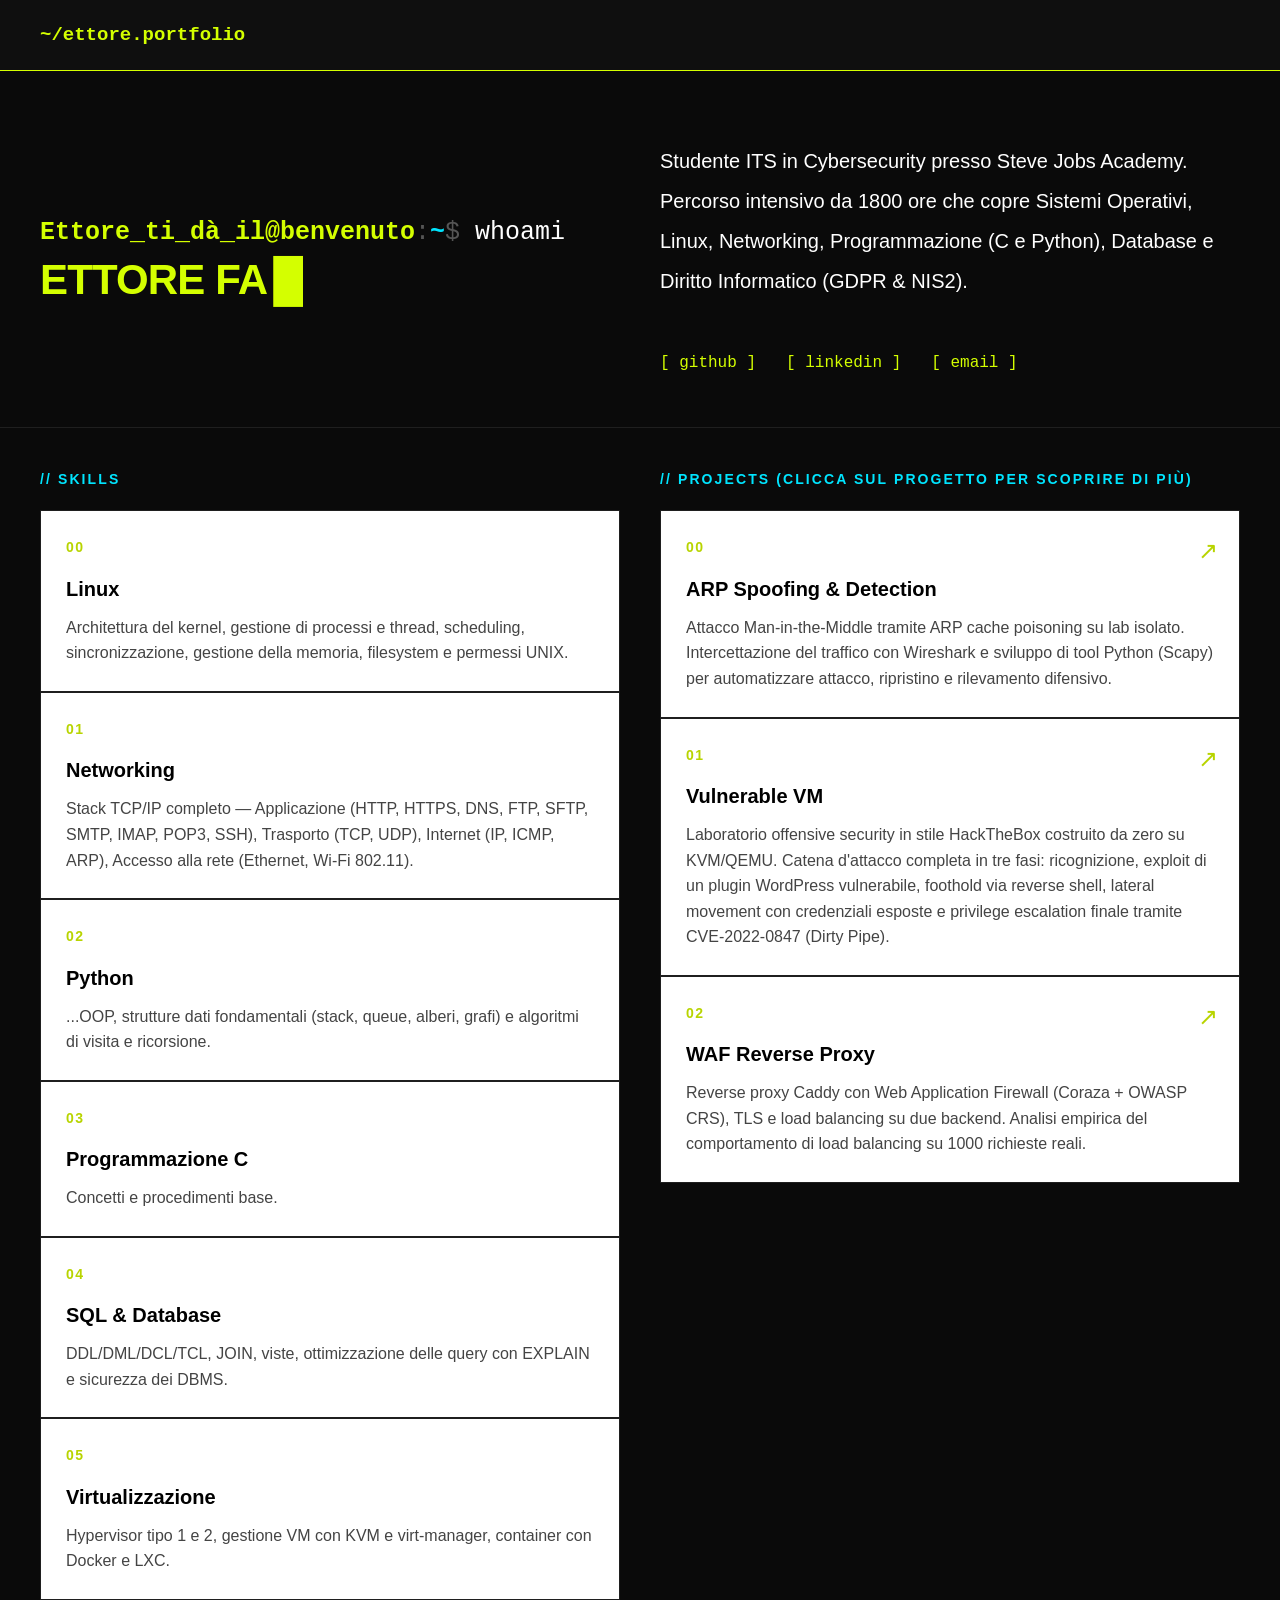
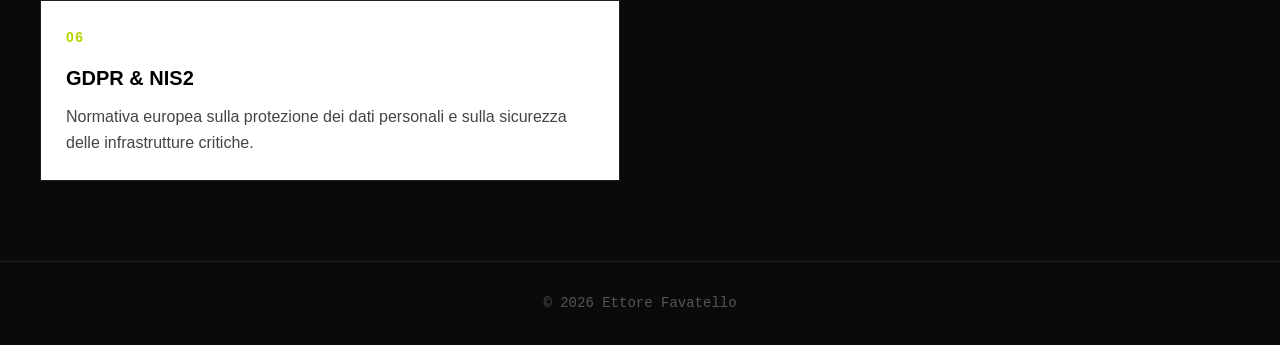
<file: index.html>
<!DOCTYPE html>
<html lang="it">

<head>
    <meta charset="UTF-8">
    <meta name="viewport" content="width=device-width, initial-scale=1.0">
    <title>Ettore Favatello | Cybersecurity Portfolio</title>
    <link rel="stylesheet" href="style.css">
    <link rel="icon" href="data:image/svg+xml,<svg xmlns='http://www.w3.org/2000/svg' viewBox='0 0 100 100'><text y='.9em' font-size='90'>🔒</text></svg>">
</head>

<body>

    <header class="topbar">
        <div class="logo">~/ettore.portfolio</div>
    </header>

    <section class="hero">
        <div class="hero-left">
            <p class="label"></p>
            <p class="terminal-prompt">
                <span class="prompt-user">Ettore_ti_dà_il@benvenuto</span><span class="prompt-sep">:</span><span class="prompt-path">~</span><span class="prompt-sep">$</span> whoami
            </p>
            <h1 class="hero-name" id="typed-name"></h1>
        </div>
        <div class="hero-right">
            <p class="hero-bio">
                Studente ITS in Cybersecurity presso Steve Jobs Academy. Percorso intensivo
                da 1800 ore che copre Sistemi Operativi, Linux, Networking, Programmazione
                (C e Python), Database e Diritto Informatico (GDPR & NIS2).
            </p>
            <div class="hero-links">
                <a href="https://github.com/EttoreFavatello" target="_blank" rel="noopener noreferrer">[ github ]</a>
                <a href="https://www.linkedin.com/in/ettore-favatello-784a063b8/" target="_blank" rel="noopener noreferrer">[ linkedin ]</a>
                <a href="mailto:3favate@gmail.com">[ email ]</a>
            </div>
        </div>
    </section>

    <section class="two-column-section">

        <div class="column">
            <p class="section-label">// Skills</p>
            <div class="card-stack">

                <div class="card">
                    <div class="card-num">00</div>
                    <div class="card-title">Linux</div>
                    <div class="card-desc">Architettura del kernel, gestione di processi e thread, scheduling, sincronizzazione, gestione della memoria, filesystem e permessi UNIX.</div>
                </div>

                <div class="card">
                    <div class="card-num">01</div>
                    <div class="card-title">Networking</div>
                    <div class="card-desc">Stack TCP/IP completo — Applicazione (HTTP, HTTPS, DNS, FTP, SFTP, SMTP, IMAP, POP3, SSH), Trasporto (TCP, UDP), Internet (IP, ICMP, ARP), Accesso alla rete (Ethernet, Wi-Fi 802.11).</div>
                </div>

                <div class="card">
                    <div class="card-num">02</div>
                    <div class="card-title">Python</div>
                    <div class="card-desc">...OOP, strutture dati fondamentali (stack, queue, alberi, grafi) e algoritmi di visita e ricorsione.</div>
                </div>

                <div class="card">
                    <div class="card-num">03</div>
                    <div class="card-title">Programmazione C</div>
                    <div class="card-desc">Concetti e procedimenti base.</div>
                </div>

                <div class="card">
                    <div class="card-num">04</div>
                    <div class="card-title">SQL & Database</div>
                    <div class="card-desc">DDL/DML/DCL/TCL, JOIN, viste, ottimizzazione delle query con EXPLAIN e sicurezza dei DBMS.</div>
                </div>

                <div class="card">
                    <div class="card-num">05</div>
                    <div class="card-title">Virtualizzazione</div>
                    <div class="card-desc">Hypervisor tipo 1 e 2, gestione VM con KVM e virt-manager, container con Docker e LXC.</div>
                </div>

                <div class="card">
                    <div class="card-num">06</div>
                    <div class="card-title">GDPR & NIS2</div>
                    <div class="card-desc">Normativa europea sulla protezione dei dati personali e sulla sicurezza delle infrastrutture critiche.</div>
                </div>

            </div>
        </div>

        <div class="column">
            <p class="section-label">// Projects (clicca sul progetto per scoprire di più)</p>
            <div class="card-stack">

                <a href="projects/arp-spoofing/" class="card card-link">
                    <div class="card-num">00</div>
                    <div class="card-arrow">↗</div>
                    <div class="card-title">ARP Spoofing & Detection</div>
                    <div class="card-desc">Attacco Man-in-the-Middle tramite ARP cache poisoning su lab isolato. Intercettazione del traffico con Wireshark e sviluppo di tool Python (Scapy) per automatizzare attacco, ripristino e rilevamento difensivo.</div>
                </a>

                <a href="projects/vulnvm/" class="card card-link">
                    <div class="card-num">01</div>
                    <div class="card-arrow">↗</div>
                    <div class="card-title">Vulnerable VM</div>
                    <div class="card-desc">Laboratorio offensive security in stile HackTheBox costruito da zero su KVM/QEMU. Catena d'attacco completa in tre fasi: ricognizione, exploit di un plugin WordPress vulnerabile, foothold via reverse shell, lateral movement con credenziali esposte e privilege escalation finale tramite CVE-2022-0847 (Dirty Pipe).</div>
                </a>
		
		<a href="projects/caddy-waf/" class="card card-link">
                    <div class="card-num">02</div>
                    <div class="card-arrow">↗</div>
                    <div class="card-title">WAF Reverse Proxy</div>
                    <div class="card-desc">Reverse proxy Caddy con Web Application Firewall (Coraza + OWASP CRS), TLS e load balancing su due backend. Analisi empirica del comportamento di load balancing su 1000 richieste reali.</div>
                </a>

            </div>
        </div>

    </section>

    <footer class="footer">
        <p>© 2026 Ettore Favatello</p>
    </footer>

    <script src="script.js"></script>

    <!-- Cloudflare Web Analytics -->
    <script defer src='https://static.cloudflareinsights.com/beacon.min.js' data-cf-beacon='{"token": "d2946aadaf284032945daa6f8f2a23fa"}'></script>
    <!-- End Cloudflare Web Analytics -->

</body>

</html>
</file>
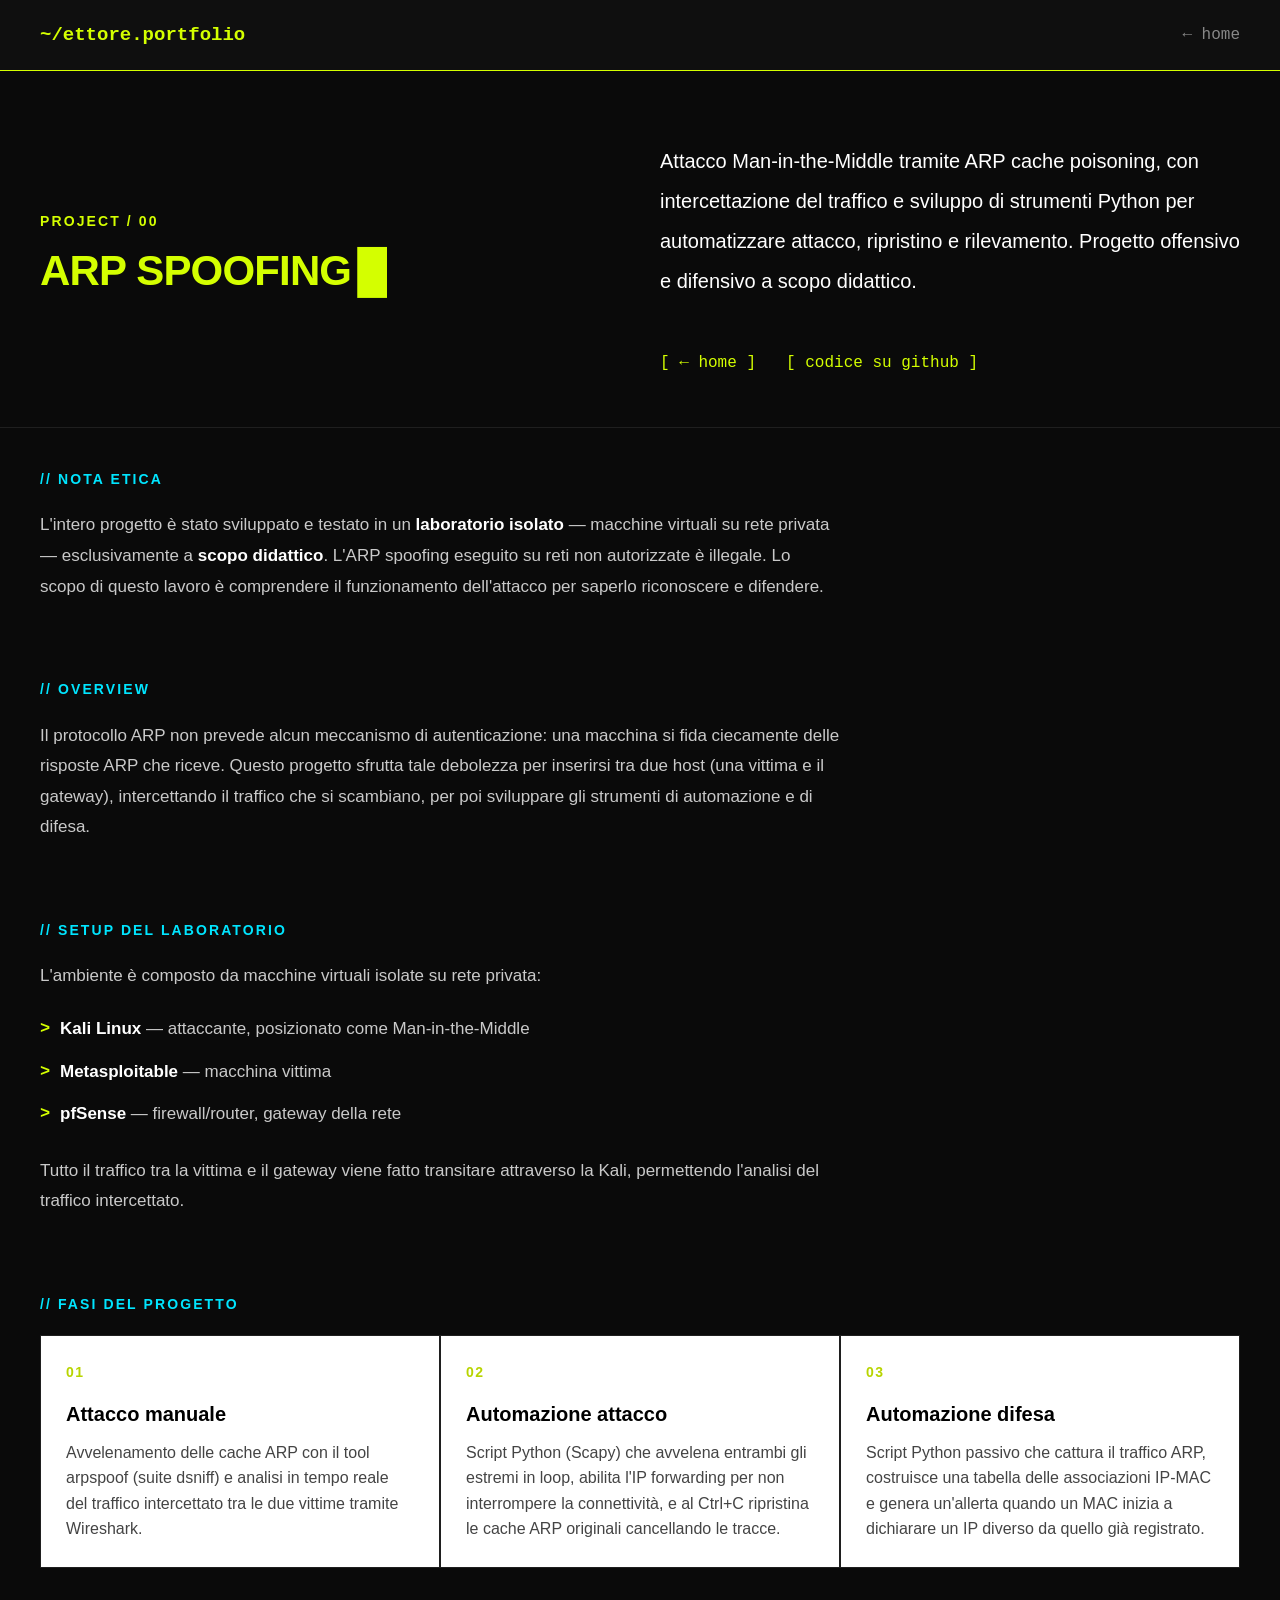
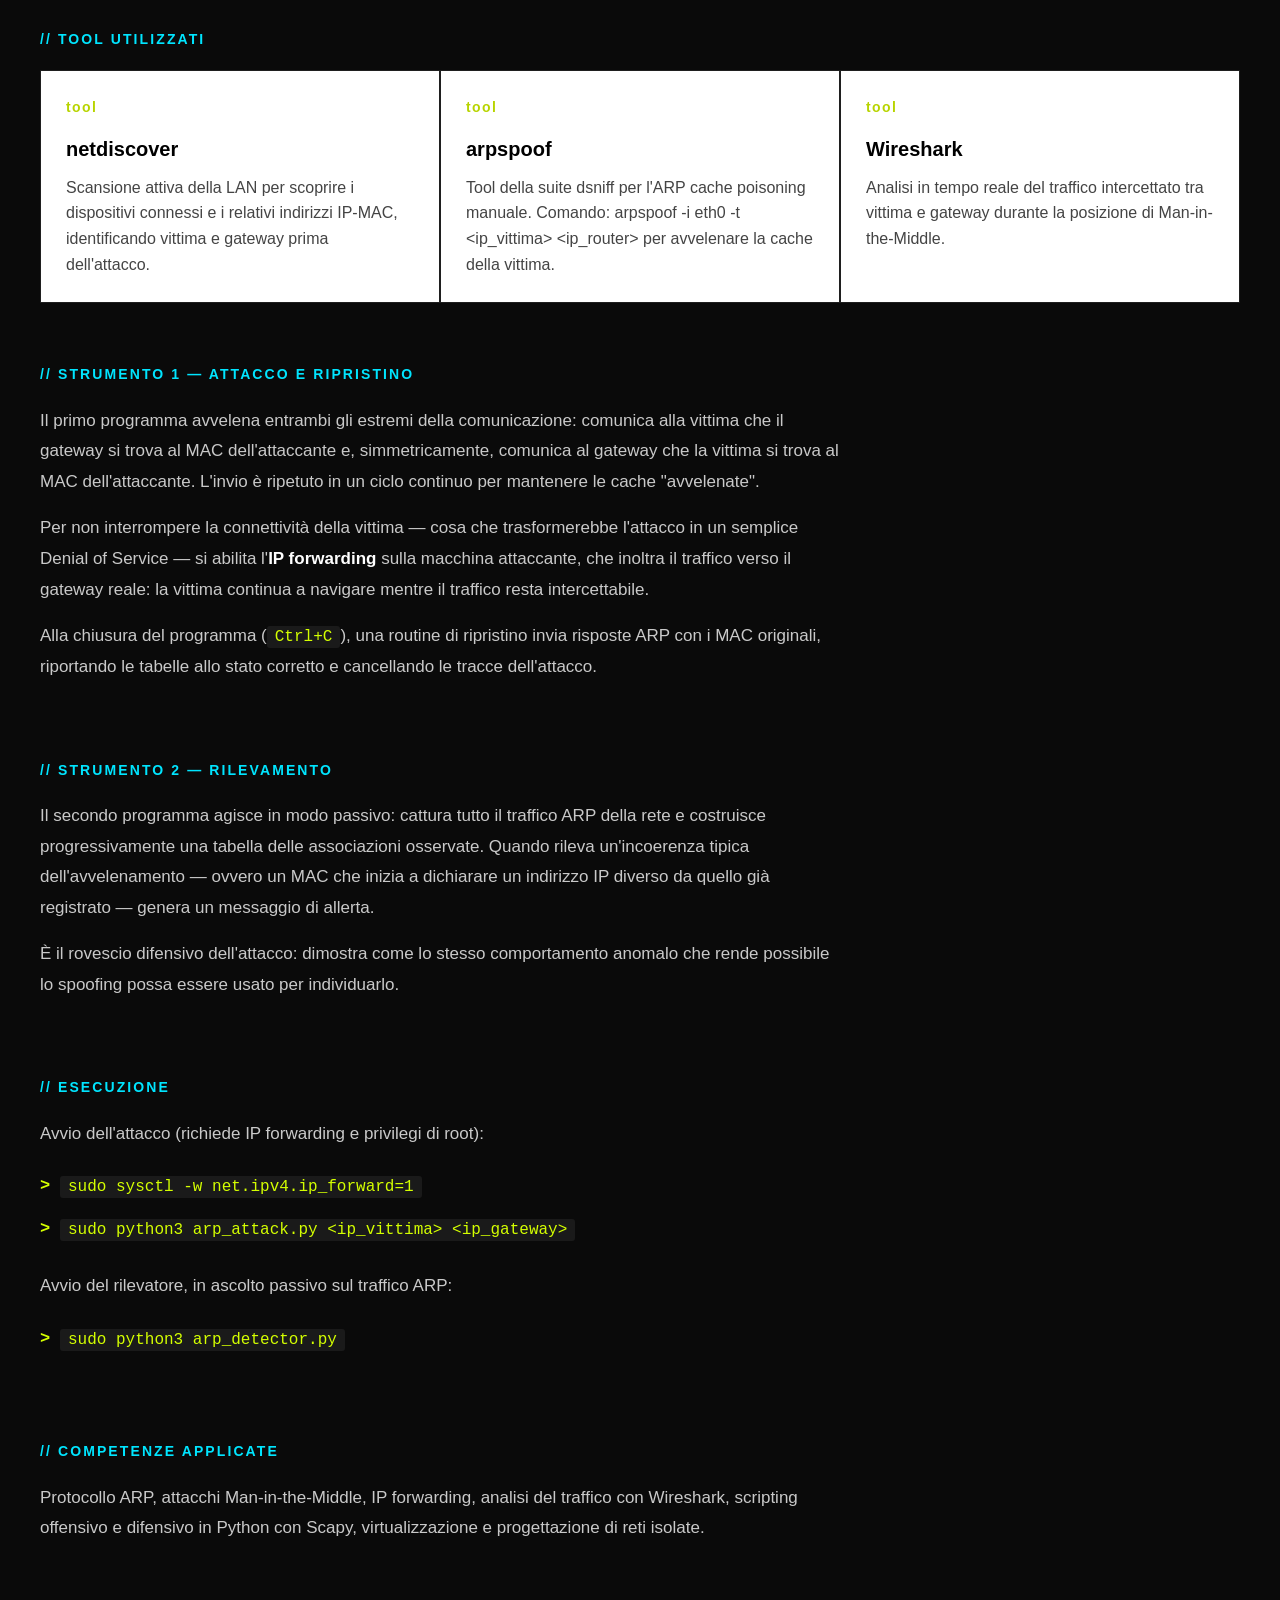
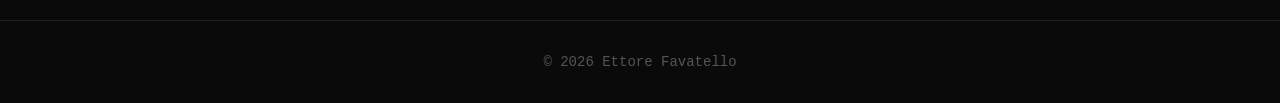
<file: projects/arp-spoofing/index.html>
<!DOCTYPE html>
<html lang="it">

<head>
    <meta charset="UTF-8">
    <meta name="viewport" content="width=device-width, initial-scale=1.0">
    <title>ARP Spoofing & Detection | Ettore Favatello</title>
    <link rel="stylesheet" href="../../style.css">
    <link rel="icon" href="data:image/svg+xml,<svg xmlns='http://www.w3.org/2000/svg' viewBox='0 0 100 100'><text y='.9em' font-size='90'>🔒</text></svg>">
</head>

<body>

    <header class="topbar">
        <div class="logo">~/ettore.portfolio</div>
        <nav class="nav">
            <a href="../../">← home</a>
        </nav>
    </header>

    <section class="hero">
        <div class="hero-left">
            <p class="label">Project / 00</p>
            <h1 class="hero-name">ARP Spoofing</h1>
        </div>
        <div class="hero-right">
            <p class="hero-bio">
                Attacco Man-in-the-Middle tramite ARP cache poisoning, con intercettazione
                del traffico e sviluppo di strumenti Python per automatizzare attacco,
                ripristino e rilevamento. Progetto offensivo e difensivo a scopo didattico.
            </p>
            <div class="hero-links">
                <a href="../../">[ ← home ]</a>
                <a href="https://github.com/EttoreFavatello/arp-spoofing" target="_blank" rel="noopener noreferrer">[ codice su github ]</a>
            </div>
        </div>
    </section>

    <section class="section">
        <p class="section-label">// Nota etica</p>
        <div class="text-block">
            <p>
                L'intero progetto è stato sviluppato e testato in un <strong>laboratorio isolato</strong>
                — macchine virtuali su rete privata — esclusivamente a <strong>scopo didattico</strong>.
                L'ARP spoofing eseguito su reti non autorizzate è illegale. Lo scopo di questo lavoro è
                comprendere il funzionamento dell'attacco per saperlo riconoscere e difendere.
            </p>
        </div>
    </section>

    <section class="section">
        <p class="section-label">// Overview</p>
        <div class="text-block">
            <p>
                Il protocollo ARP non prevede alcun meccanismo di autenticazione: una macchina si fida
                ciecamente delle risposte ARP che riceve. Questo progetto sfrutta tale debolezza per
                inserirsi tra due host (una vittima e il gateway), intercettando il traffico che si
                scambiano, per poi sviluppare gli strumenti di automazione e di difesa.
            </p>
        </div>
    </section>

    <section class="section">
        <p class="section-label">// Setup del laboratorio</p>
        <div class="text-block">
            <p>
                L'ambiente è composto da macchine virtuali isolate su rete privata:
            </p>
            <ul>
                <li><strong>Kali Linux</strong> — attaccante, posizionato come Man-in-the-Middle</li>
                <li><strong>Metasploitable</strong> — macchina vittima</li>
                <li><strong>pfSense</strong> — firewall/router, gateway della rete</li>
            </ul>
            <p>
                Tutto il traffico tra la vittima e il gateway viene fatto transitare attraverso la Kali,
                permettendo l'analisi del traffico intercettato.
            </p>
        </div>
    </section>

    <section class="section">
        <p class="section-label">// Fasi del progetto</p>
        <div class="grid">

            <div class="card">
                <div class="card-num">01</div>
                <div class="card-title">Attacco manuale</div>
                <div class="card-desc">Avvelenamento delle cache ARP con il tool arpspoof (suite dsniff) e analisi in tempo reale del traffico intercettato tra le due vittime tramite Wireshark.</div>
            </div>

            <div class="card">
                <div class="card-num">02</div>
                <div class="card-title">Automazione attacco</div>
                <div class="card-desc">Script Python (Scapy) che avvelena entrambi gli estremi in loop, abilita l'IP forwarding per non interrompere la connettività, e al Ctrl+C ripristina le cache ARP originali cancellando le tracce.</div>
            </div>

            <div class="card">
                <div class="card-num">03</div>
                <div class="card-title">Automazione difesa</div>
                <div class="card-desc">Script Python passivo che cattura il traffico ARP, costruisce una tabella delle associazioni IP-MAC e genera un'allerta quando un MAC inizia a dichiarare un IP diverso da quello già registrato.</div>
            </div>

        </div>
    </section>

    <section class="section">
        <p class="section-label">// Tool utilizzati</p>
        <div class="grid">

            <div class="card">
                <div class="card-num">tool</div>
                <div class="card-title">netdiscover</div>
                <div class="card-desc">Scansione attiva della LAN per scoprire i dispositivi connessi e i relativi indirizzi IP-MAC, identificando vittima e gateway prima dell'attacco.</div>
            </div>

            <div class="card">
                <div class="card-num">tool</div>
                <div class="card-title">arpspoof</div>
                <div class="card-desc">Tool della suite dsniff per l'ARP cache poisoning manuale. Comando: arpspoof -i eth0 -t &lt;ip_vittima&gt; &lt;ip_router&gt; per avvelenare la cache della vittima.</div>
            </div>

            <div class="card">
                <div class="card-num">tool</div>
                <div class="card-title">Wireshark</div>
                <div class="card-desc">Analisi in tempo reale del traffico intercettato tra vittima e gateway durante la posizione di Man-in-the-Middle.</div>
            </div>

        </div>
    </section>

    <section class="section">
        <p class="section-label">// Strumento 1 — Attacco e ripristino</p>
        <div class="text-block">
            <p>
                Il primo programma avvelena entrambi gli estremi della comunicazione: comunica alla
                vittima che il gateway si trova al MAC dell'attaccante e, simmetricamente, comunica al
                gateway che la vittima si trova al MAC dell'attaccante. L'invio è ripetuto in un ciclo
                continuo per mantenere le cache "avvelenate".
            </p>
            <p>
                Per non interrompere la connettività della vittima — cosa che trasformerebbe l'attacco
                in un semplice Denial of Service — si abilita l'<strong>IP forwarding</strong> sulla
                macchina attaccante, che inoltra il traffico verso il gateway reale: la vittima continua
                a navigare mentre il traffico resta intercettabile.
            </p>
            <p>
                Alla chiusura del programma (<code>Ctrl+C</code>), una routine di ripristino invia
                risposte ARP con i MAC originali, riportando le tabelle allo stato corretto e cancellando
                le tracce dell'attacco.
            </p>
        </div>
    </section>

    <section class="section">
        <p class="section-label">// Strumento 2 — Rilevamento</p>
        <div class="text-block">
            <p>
                Il secondo programma agisce in modo passivo: cattura tutto il traffico ARP della rete e
                costruisce progressivamente una tabella delle associazioni osservate. Quando rileva
                un'incoerenza tipica dell'avvelenamento — ovvero un MAC che inizia a dichiarare un
                indirizzo IP diverso da quello già registrato — genera un messaggio di allerta.
            </p>
            <p>
                È il rovescio difensivo dell'attacco: dimostra come lo stesso comportamento anomalo che
                rende possibile lo spoofing possa essere usato per individuarlo.
            </p>
        </div>
    </section>

    <section class="section">
        <p class="section-label">// Esecuzione</p>
        <div class="text-block">
            <p>Avvio dell'attacco (richiede IP forwarding e privilegi di root):</p>
            <ul>
                <li><code>sudo sysctl -w net.ipv4.ip_forward=1</code></li>
                <li><code>sudo python3 arp_attack.py &lt;ip_vittima&gt; &lt;ip_gateway&gt;</code></li>
            </ul>
            <p>Avvio del rilevatore, in ascolto passivo sul traffico ARP:</p>
            <ul>
                <li><code>sudo python3 arp_detector.py</code></li>
            </ul>
        </div>
    </section>

    <section class="section">
        <p class="section-label">// Competenze applicate</p>
        <div class="text-block">
            <p>
                Protocollo ARP, attacchi Man-in-the-Middle, IP forwarding, analisi del traffico con
                Wireshark, scripting offensivo e difensivo in Python con Scapy, virtualizzazione e
                progettazione di reti isolate.
            </p>
        </div>
    </section>

    <footer class="footer">
        <p>© 2026 Ettore Favatello</p>
    </footer>

    <!-- Cloudflare Web Analytics -->
    <script defer src='https://static.cloudflareinsights.com/beacon.min.js' data-cf-beacon='{"token": "d2946aadaf284032945daa6f8f2a23fa"}'></script>
    <!-- End Cloudflare Web Analytics -->

</body>

</html>
</file>
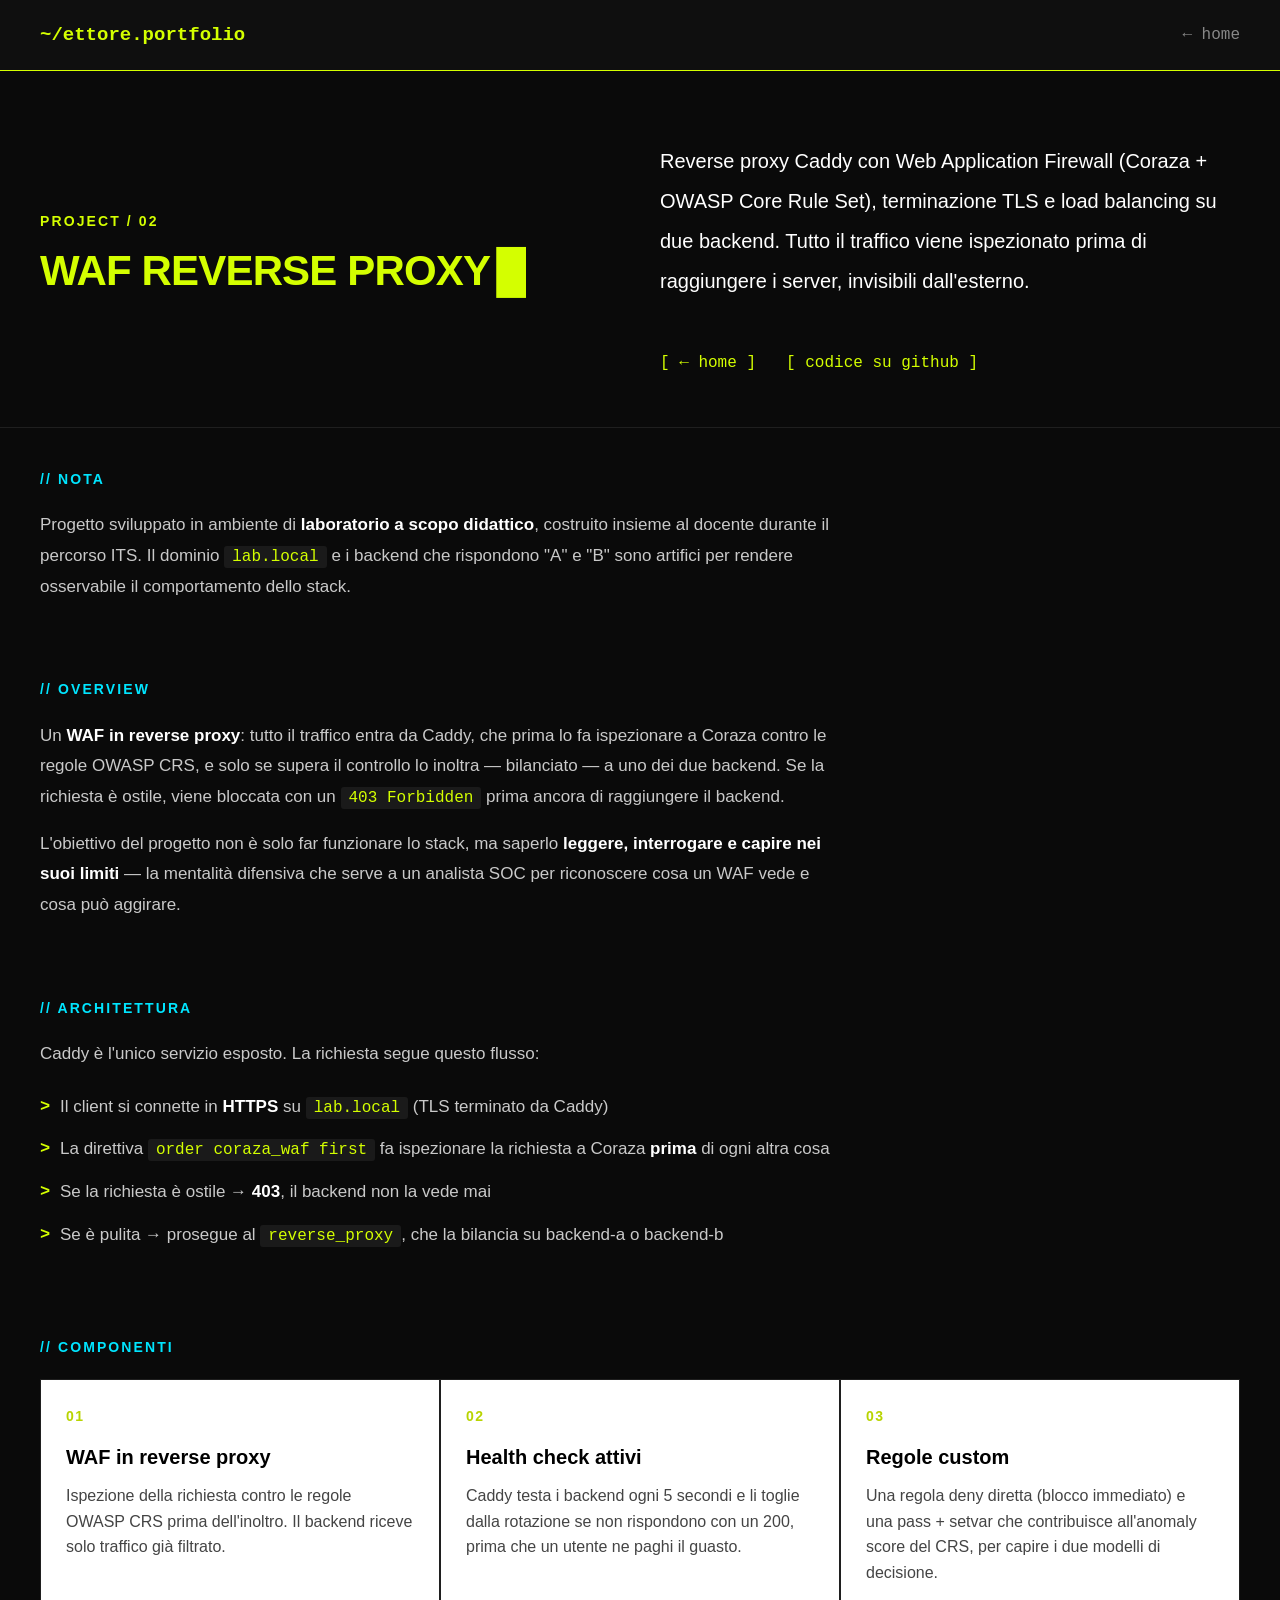
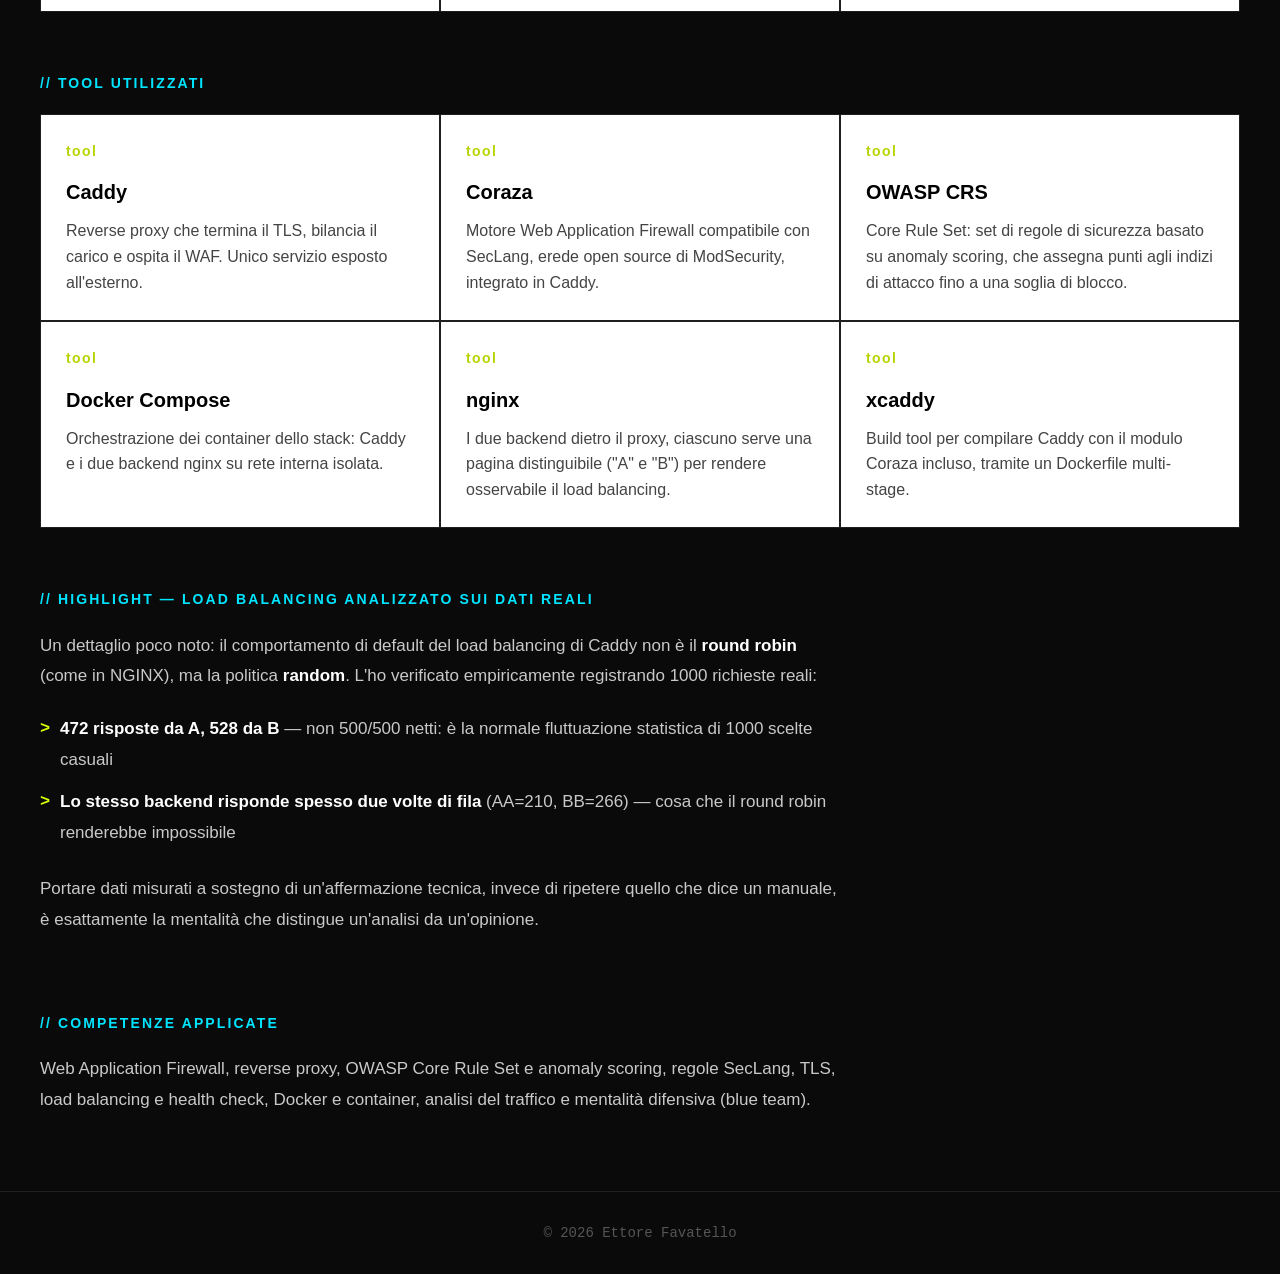
<file: projects/caddy-waf/index.html>
<!DOCTYPE html>
<html lang="it">

<head>
    <meta charset="UTF-8">
    <meta name="viewport" content="width=device-width, initial-scale=1.0">
    <title>WAF Reverse Proxy | Ettore Favatello</title>
    <link rel="stylesheet" href="../../style.css">
    <link rel="icon" href="data:image/svg+xml,<svg xmlns='http://www.w3.org/2000/svg' viewBox='0 0 100 100'><text y='.9em' font-size='90'>🔒</text></svg>">
</head>

<body>

    <header class="topbar">
        <div class="logo">~/ettore.portfolio</div>
        <nav class="nav">
            <a href="../../">← home</a>
        </nav>
    </header>

    <section class="hero">
        <div class="hero-left">
            <p class="label">Project / 02</p>
            <h1 class="hero-name">WAF Reverse Proxy</h1>
        </div>
        <div class="hero-right">
            <p class="hero-bio">
                Reverse proxy Caddy con Web Application Firewall (Coraza + OWASP Core Rule Set),
                terminazione TLS e load balancing su due backend. Tutto il traffico viene ispezionato
                prima di raggiungere i server, invisibili dall'esterno.
            </p>
            <div class="hero-links">
                <a href="../../">[ ← home ]</a>
                <a href="https://github.com/EttoreFavatello/caddy-waf-lab" target="_blank" rel="noopener noreferrer">[ codice su github ]</a>
            </div>
        </div>
    </section>

    <section class="section">
        <p class="section-label">// Nota</p>
        <div class="text-block">
            <p>
                Progetto sviluppato in ambiente di <strong>laboratorio a scopo didattico</strong>,
                costruito insieme al docente durante il percorso ITS. Il dominio <code>lab.local</code>
                e i backend che rispondono "A" e "B" sono artifici per rendere osservabile il
                comportamento dello stack.
            </p>
        </div>
    </section>

    <section class="section">
        <p class="section-label">// Overview</p>
        <div class="text-block">
            <p>
                Un <strong>WAF in reverse proxy</strong>: tutto il traffico entra da Caddy, che prima
                lo fa ispezionare a Coraza contro le regole OWASP CRS, e solo se supera il controllo lo
                inoltra — bilanciato — a uno dei due backend. Se la richiesta è ostile, viene bloccata
                con un <code>403 Forbidden</code> prima ancora di raggiungere il backend.
            </p>
            <p>
                L'obiettivo del progetto non è solo far funzionare lo stack, ma saperlo
                <strong>leggere, interrogare e capire nei suoi limiti</strong> — la mentalità difensiva
                che serve a un analista SOC per riconoscere cosa un WAF vede e cosa può aggirare.
            </p>
        </div>
    </section>

    <section class="section">
        <p class="section-label">// Architettura</p>
        <div class="text-block">
            <p>
                Caddy è l'unico servizio esposto. La richiesta segue questo flusso:
            </p>
            <ul>
                <li>Il client si connette in <strong>HTTPS</strong> su <code>lab.local</code> (TLS terminato da Caddy)</li>
                <li>La direttiva <code>order coraza_waf first</code> fa ispezionare la richiesta a Coraza <strong>prima</strong> di ogni altra cosa</li>
                <li>Se la richiesta è ostile → <strong>403</strong>, il backend non la vede mai</li>
                <li>Se è pulita → prosegue al <code>reverse_proxy</code>, che la bilancia su backend-a o backend-b</li>
            </ul>
        </div>
    </section>

    <section class="section">
        <p class="section-label">// Componenti</p>
        <div class="grid">

            <div class="card">
                <div class="card-num">01</div>
                <div class="card-title">WAF in reverse proxy</div>
                <div class="card-desc">Ispezione della richiesta contro le regole OWASP CRS prima dell'inoltro. Il backend riceve solo traffico già filtrato.</div>
            </div>

            <div class="card">
                <div class="card-num">02</div>
                <div class="card-title">Health check attivi</div>
                <div class="card-desc">Caddy testa i backend ogni 5 secondi e li toglie dalla rotazione se non rispondono con un 200, prima che un utente ne paghi il guasto.</div>
            </div>

            <div class="card">
                <div class="card-num">03</div>
                <div class="card-title">Regole custom</div>
                <div class="card-desc">Una regola deny diretta (blocco immediato) e una pass + setvar che contribuisce all'anomaly score del CRS, per capire i due modelli di decisione.</div>
            </div>

        </div>
    </section>

    <section class="section">
        <p class="section-label">// Tool utilizzati</p>
        <div class="grid">

            <div class="card">
                <div class="card-num">tool</div>
                <div class="card-title">Caddy</div>
                <div class="card-desc">Reverse proxy che termina il TLS, bilancia il carico e ospita il WAF. Unico servizio esposto all'esterno.</div>
            </div>

            <div class="card">
                <div class="card-num">tool</div>
                <div class="card-title">Coraza</div>
                <div class="card-desc">Motore Web Application Firewall compatibile con SecLang, erede open source di ModSecurity, integrato in Caddy.</div>
            </div>

            <div class="card">
                <div class="card-num">tool</div>
                <div class="card-title">OWASP CRS</div>
                <div class="card-desc">Core Rule Set: set di regole di sicurezza basato su anomaly scoring, che assegna punti agli indizi di attacco fino a una soglia di blocco.</div>
            </div>

            <div class="card">
                <div class="card-num">tool</div>
                <div class="card-title">Docker Compose</div>
                <div class="card-desc">Orchestrazione dei container dello stack: Caddy e i due backend nginx su rete interna isolata.</div>
            </div>

            <div class="card">
                <div class="card-num">tool</div>
                <div class="card-title">nginx</div>
                <div class="card-desc">I due backend dietro il proxy, ciascuno serve una pagina distinguibile ("A" e "B") per rendere osservabile il load balancing.</div>
            </div>

            <div class="card">
                <div class="card-num">tool</div>
                <div class="card-title">xcaddy</div>
                <div class="card-desc">Build tool per compilare Caddy con il modulo Coraza incluso, tramite un Dockerfile multi-stage.</div>
            </div>

        </div>
    </section>

    <section class="section">
        <p class="section-label">// Highlight — Load balancing analizzato sui dati reali</p>
        <div class="text-block">
            <p>
                Un dettaglio poco noto: il comportamento di default del load balancing di Caddy non è
                il <strong>round robin</strong> (come in NGINX), ma la politica <strong>random</strong>.
                L'ho verificato empiricamente registrando 1000 richieste reali:
            </p>
            <ul>
                <li><strong>472 risposte da A, 528 da B</strong> — non 500/500 netti: è la normale fluttuazione statistica di 1000 scelte casuali</li>
                <li><strong>Lo stesso backend risponde spesso due volte di fila</strong> (AA=210, BB=266) — cosa che il round robin renderebbe impossibile</li>
            </ul>
            <p>
                Portare dati misurati a sostegno di un'affermazione tecnica, invece di ripetere quello
                che dice un manuale, è esattamente la mentalità che distingue un'analisi da un'opinione.
            </p>
        </div>
    </section>

    <section class="section">
        <p class="section-label">// Competenze applicate</p>
        <div class="text-block">
            <p>
                Web Application Firewall, reverse proxy, OWASP Core Rule Set e anomaly scoring,
                regole SecLang, TLS, load balancing e health check, Docker e container, analisi del
                traffico e mentalità difensiva (blue team).
            </p>
        </div>
    </section>

    <footer class="footer">
        <p>© 2026 Ettore Favatello</p>
    </footer>

    <!-- Cloudflare Web Analytics -->
    <script defer src='https://static.cloudflareinsights.com/beacon.min.js' data-cf-beacon='{"token": "d2946aadaf284032945daa6f8f2a23fa"}'></script>
    <!-- End Cloudflare Web Analytics -->

</body>

</html>
</file>
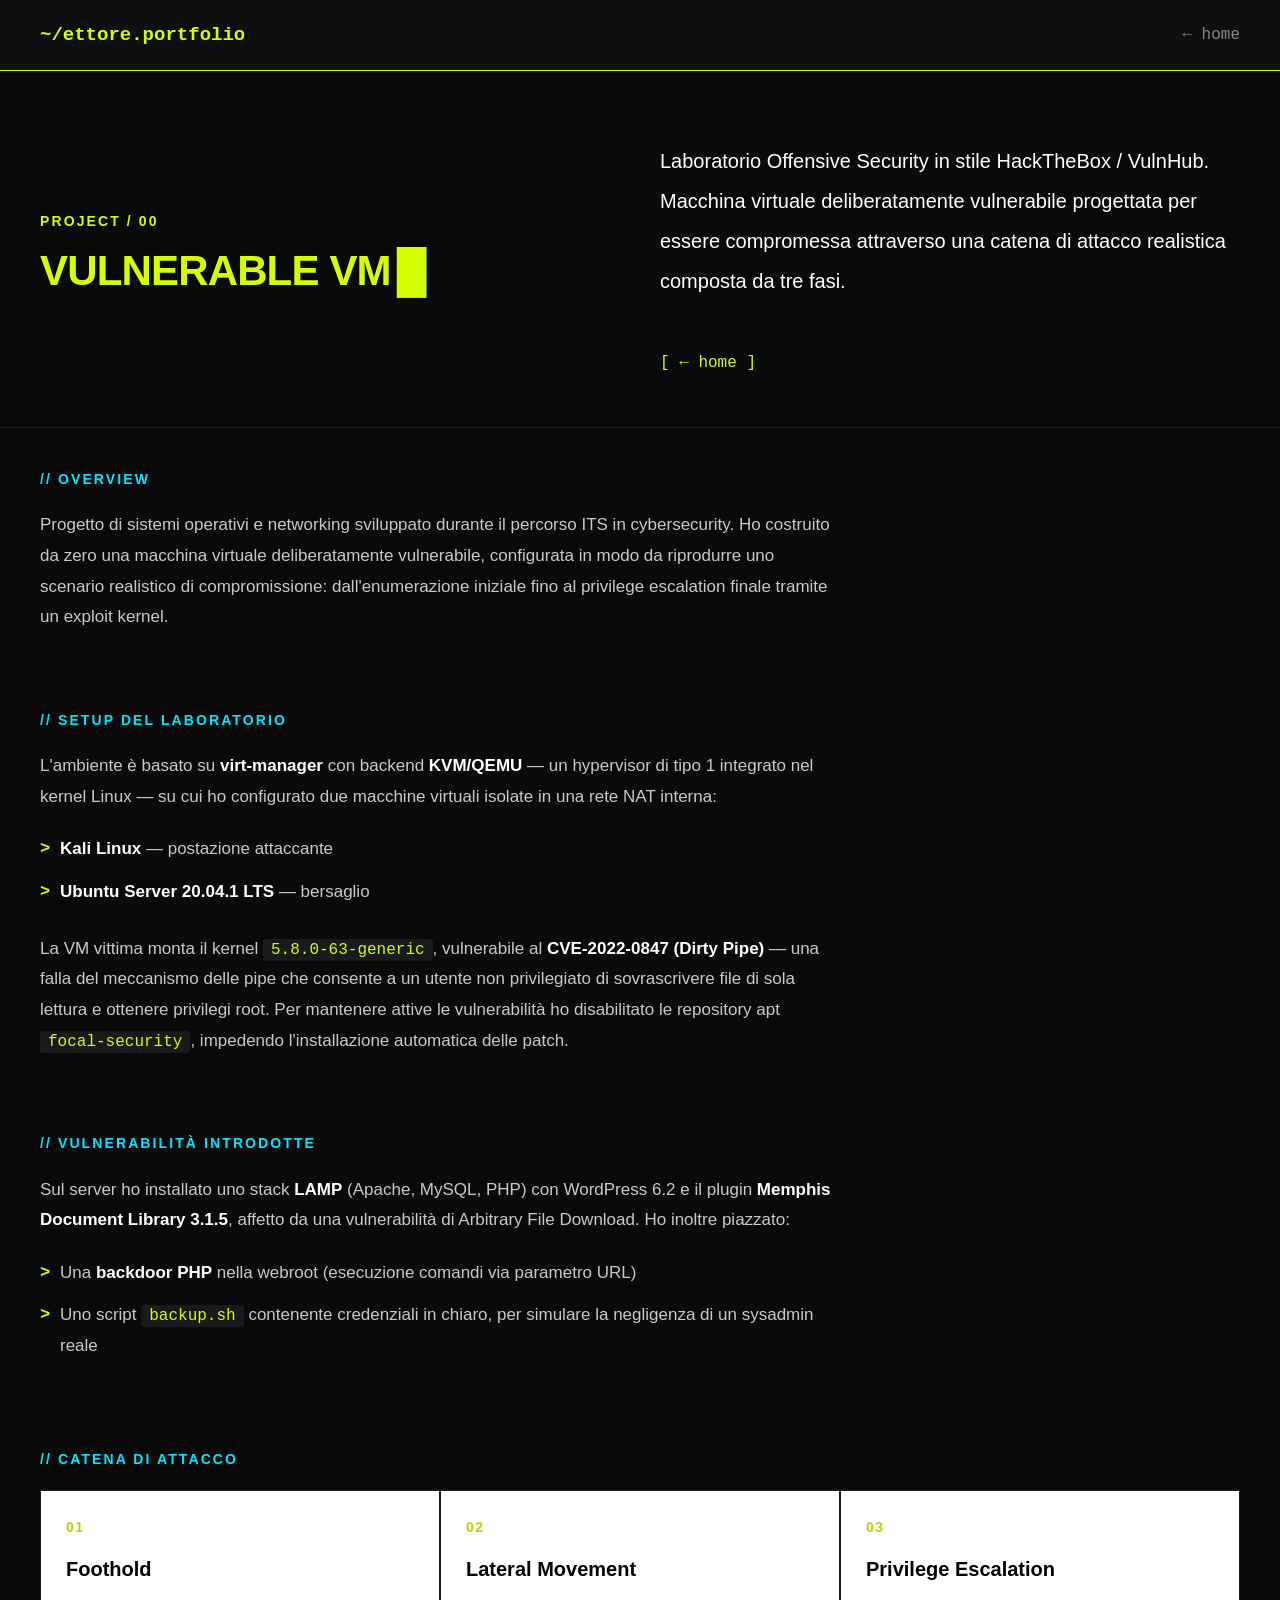
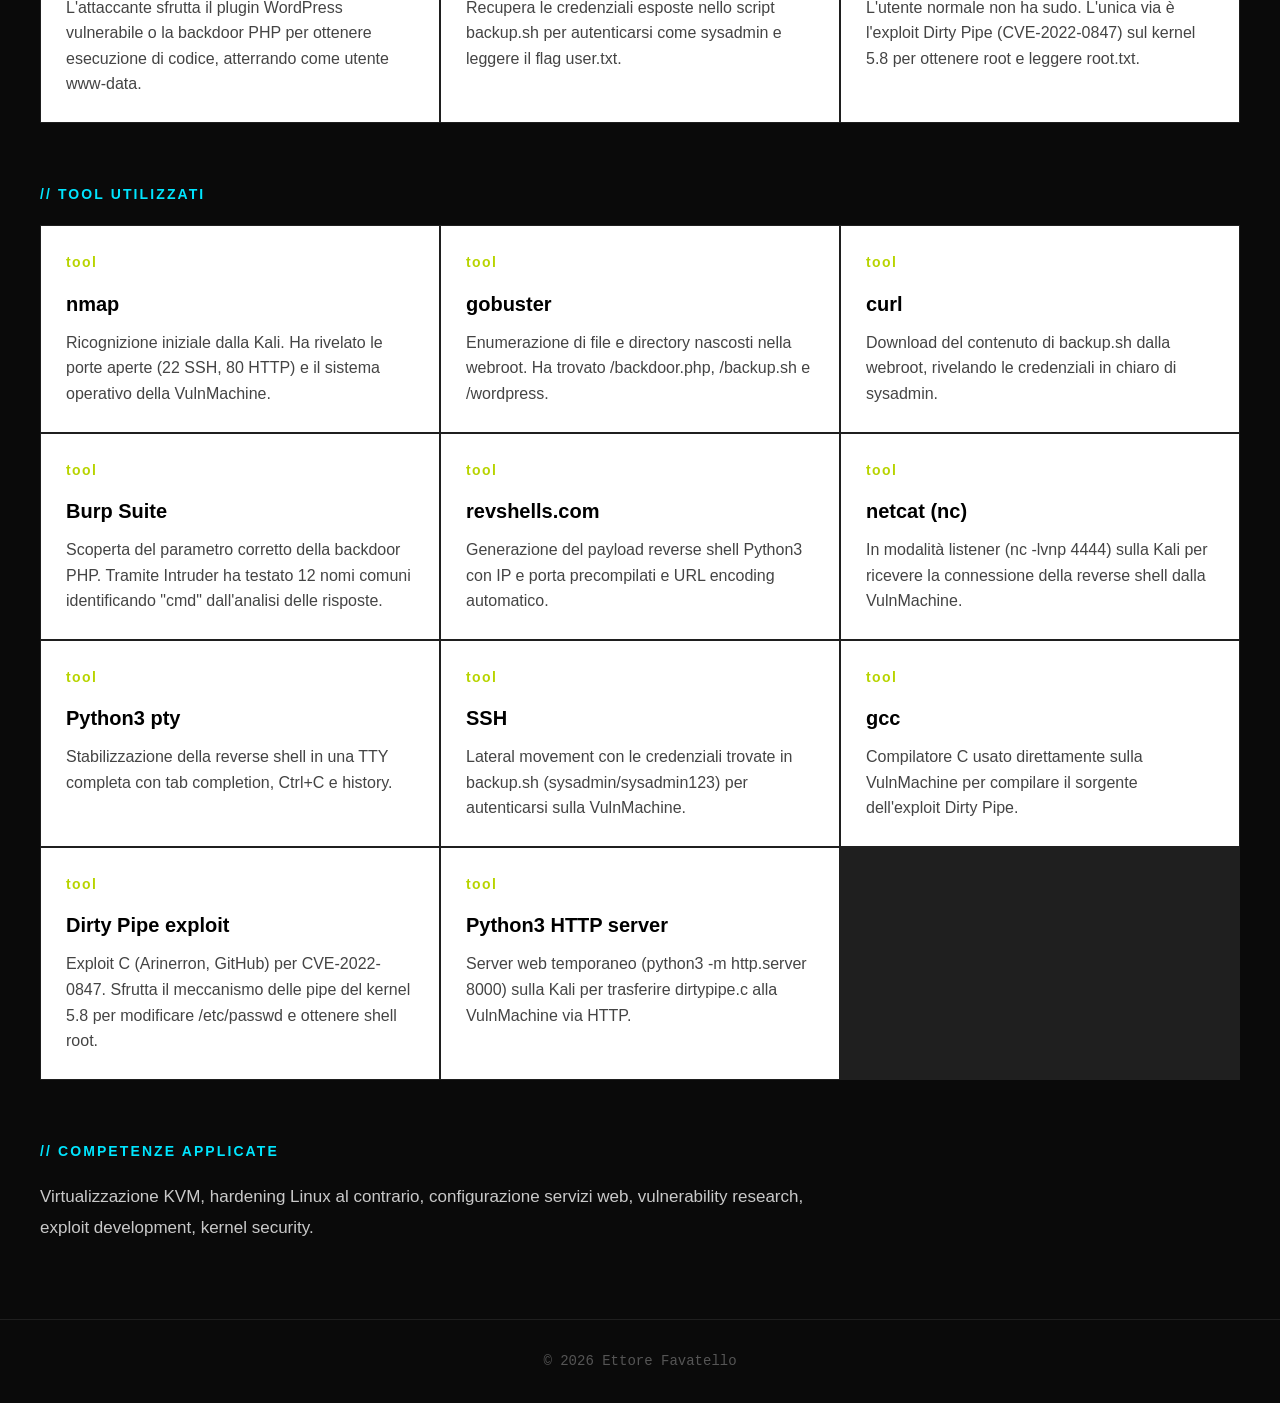
<file: projects/vulnvm/index.html>
<!DOCTYPE html>
<html lang="it">

<head>
    <meta charset="UTF-8">
    <meta name="viewport" content="width=device-width, initial-scale=1.0">
    <title>Vulnerable VM | Ettore Favatello</title>
    <link rel="stylesheet" href="../../style.css">
    <link rel="icon" href="data:image/svg+xml,<svg xmlns='http://www.w3.org/2000/svg' viewBox='0 0 100 100'><text y='.9em' font-size='90'>🔒</text></svg>">
</head>

<body>

    <header class="topbar">
        <div class="logo">~/ettore.portfolio</div>
        <nav class="nav">
            <a href="../../">← home</a>
        </nav>
    </header>

    <section class="hero">
        <div class="hero-left">
            <p class="label">Project / 00</p>
            <h1 class="hero-name">Vulnerable VM</h1>
        </div>
        <div class="hero-right">
            <p class="hero-bio">
                Laboratorio Offensive Security in stile HackTheBox / VulnHub.
                Macchina virtuale deliberatamente vulnerabile progettata per essere
                compromessa attraverso una catena di attacco realistica composta da tre fasi.
            </p>
            <div class="hero-links">
                <a href="../../">[ ← home ]</a>
            </div>
        </div>
    </section>

    <section class="section">
        <p class="section-label">// Overview</p>
        <div class="text-block">
            <p>
                Progetto di sistemi operativi e networking sviluppato durante il percorso ITS
                in cybersecurity. Ho costruito da zero una macchina virtuale deliberatamente
                vulnerabile, configurata in modo da riprodurre uno scenario realistico di
                compromissione: dall'enumerazione iniziale fino al privilege escalation finale
                tramite un exploit kernel.
            </p>
        </div>
    </section>

    <section class="section">
        <p class="section-label">// Setup del laboratorio</p>
        <div class="text-block">
            <p>
                L'ambiente è basato su <strong>virt-manager</strong> con backend
                <strong>KVM/QEMU</strong> — un hypervisor di tipo 1 integrato nel kernel Linux —
                su cui ho configurato due macchine virtuali isolate in una rete NAT interna:
            </p>
            <ul>
                <li><strong>Kali Linux</strong> — postazione attaccante</li>
                <li><strong>Ubuntu Server 20.04.1 LTS</strong> — bersaglio</li>
            </ul>
            <p>
                La VM vittima monta il kernel <code>5.8.0-63-generic</code>, vulnerabile al
                <strong>CVE-2022-0847 (Dirty Pipe)</strong> — una falla del meccanismo delle pipe
                che consente a un utente non privilegiato di sovrascrivere file di sola lettura
                e ottenere privilegi root. Per mantenere attive le vulnerabilità ho disabilitato
                le repository apt <code>focal-security</code>, impedendo l'installazione automatica
                delle patch.
            </p>
        </div>
    </section>

    <section class="section">
        <p class="section-label">// Vulnerabilità introdotte</p>
        <div class="text-block">
            <p>
                Sul server ho installato uno stack <strong>LAMP</strong> (Apache, MySQL, PHP)
                con WordPress 6.2 e il plugin <strong>Memphis Document Library 3.1.5</strong>,
                affetto da una vulnerabilità di Arbitrary File Download. Ho inoltre piazzato:
            </p>
            <ul>
                <li>Una <strong>backdoor PHP</strong> nella webroot (esecuzione comandi via parametro URL)</li>
                <li>Uno script <code>backup.sh</code> contenente credenziali in chiaro, per simulare la negligenza di un sysadmin reale</li>
            </ul>
        </div>
    </section>

    <section class="section">
        <p class="section-label">// Catena di attacco</p>
        <div class="grid">

            <div class="card">
                <div class="card-num">01</div>
                <div class="card-title">Foothold</div>
                <div class="card-desc">L'attaccante sfrutta il plugin WordPress vulnerabile o la backdoor PHP per ottenere esecuzione di codice, atterrando come utente www-data.</div>
            </div>

            <div class="card">
                <div class="card-num">02</div>
                <div class="card-title">Lateral Movement</div>
                <div class="card-desc">Recupera le credenziali esposte nello script backup.sh per autenticarsi come sysadmin e leggere il flag user.txt.</div>
            </div>

            <div class="card">
                <div class="card-num">03</div>
                <div class="card-title">Privilege Escalation</div>
                <div class="card-desc">L'utente normale non ha sudo. L'unica via è l'exploit Dirty Pipe (CVE-2022-0847) sul kernel 5.8 per ottenere root e leggere root.txt.</div>
            </div>

        </div>
    </section>

    <section class="section">
        <p class="section-label">// Tool utilizzati</p>
        <div class="grid">

            <div class="card">
                <div class="card-num">tool</div>
                <div class="card-title">nmap</div>
                <div class="card-desc">Ricognizione iniziale dalla Kali. Ha rivelato le porte aperte (22 SSH, 80 HTTP) e il sistema operativo della VulnMachine.</div>
            </div>

            <div class="card">
                <div class="card-num">tool</div>
                <div class="card-title">gobuster</div>
                <div class="card-desc">Enumerazione di file e directory nascosti nella webroot. Ha trovato /backdoor.php, /backup.sh e /wordpress.</div>
            </div>

            <div class="card">
                <div class="card-num">tool</div>
                <div class="card-title">curl</div>
                <div class="card-desc">Download del contenuto di backup.sh dalla webroot, rivelando le credenziali in chiaro di sysadmin.</div>
            </div>

            <div class="card">
                <div class="card-num">tool</div>
                <div class="card-title">Burp Suite</div>
                <div class="card-desc">Scoperta del parametro corretto della backdoor PHP. Tramite Intruder ha testato 12 nomi comuni identificando "cmd" dall'analisi delle risposte.</div>
            </div>

            <div class="card">
                <div class="card-num">tool</div>
                <div class="card-title">revshells.com</div>
                <div class="card-desc">Generazione del payload reverse shell Python3 con IP e porta precompilati e URL encoding automatico.</div>
            </div>

            <div class="card">
                <div class="card-num">tool</div>
                <div class="card-title">netcat (nc)</div>
                <div class="card-desc">In modalità listener (nc -lvnp 4444) sulla Kali per ricevere la connessione della reverse shell dalla VulnMachine.</div>
            </div>

            <div class="card">
                <div class="card-num">tool</div>
                <div class="card-title">Python3 pty</div>
                <div class="card-desc">Stabilizzazione della reverse shell in una TTY completa con tab completion, Ctrl+C e history.</div>
            </div>

            <div class="card">
                <div class="card-num">tool</div>
                <div class="card-title">SSH</div>
                <div class="card-desc">Lateral movement con le credenziali trovate in backup.sh (sysadmin/sysadmin123) per autenticarsi sulla VulnMachine.</div>
            </div>

            <div class="card">
                <div class="card-num">tool</div>
                <div class="card-title">gcc</div>
                <div class="card-desc">Compilatore C usato direttamente sulla VulnMachine per compilare il sorgente dell'exploit Dirty Pipe.</div>
            </div>

            <div class="card">
                <div class="card-num">tool</div>
                <div class="card-title">Dirty Pipe exploit</div>
                <div class="card-desc">Exploit C (Arinerron, GitHub) per CVE-2022-0847. Sfrutta il meccanismo delle pipe del kernel 5.8 per modificare /etc/passwd e ottenere shell root.</div>
            </div>

            <div class="card">
                <div class="card-num">tool</div>
                <div class="card-title">Python3 HTTP server</div>
                <div class="card-desc">Server web temporaneo (python3 -m http.server 8000) sulla Kali per trasferire dirtypipe.c alla VulnMachine via HTTP.</div>
            </div>

        </div>
    </section>

    <section class="section">
        <p class="section-label">// Competenze applicate</p>
        <div class="text-block">
            <p>
                Virtualizzazione KVM, hardening Linux al contrario, configurazione servizi web,
                vulnerability research, exploit development, kernel security.
            </p>
        </div>
    </section>

    <footer class="footer">
        <p>© 2026 Ettore Favatello</p>
    </footer>

    <!-- Cloudflare Web Analytics -->
    <script defer src='https://static.cloudflareinsights.com/beacon.min.js' data-cf-beacon='{"token": "d2946aadaf284032945daa6f8f2a23fa"}'></script>
    <!-- End Cloudflare Web Analytics -->

</body>

</html>
</file>
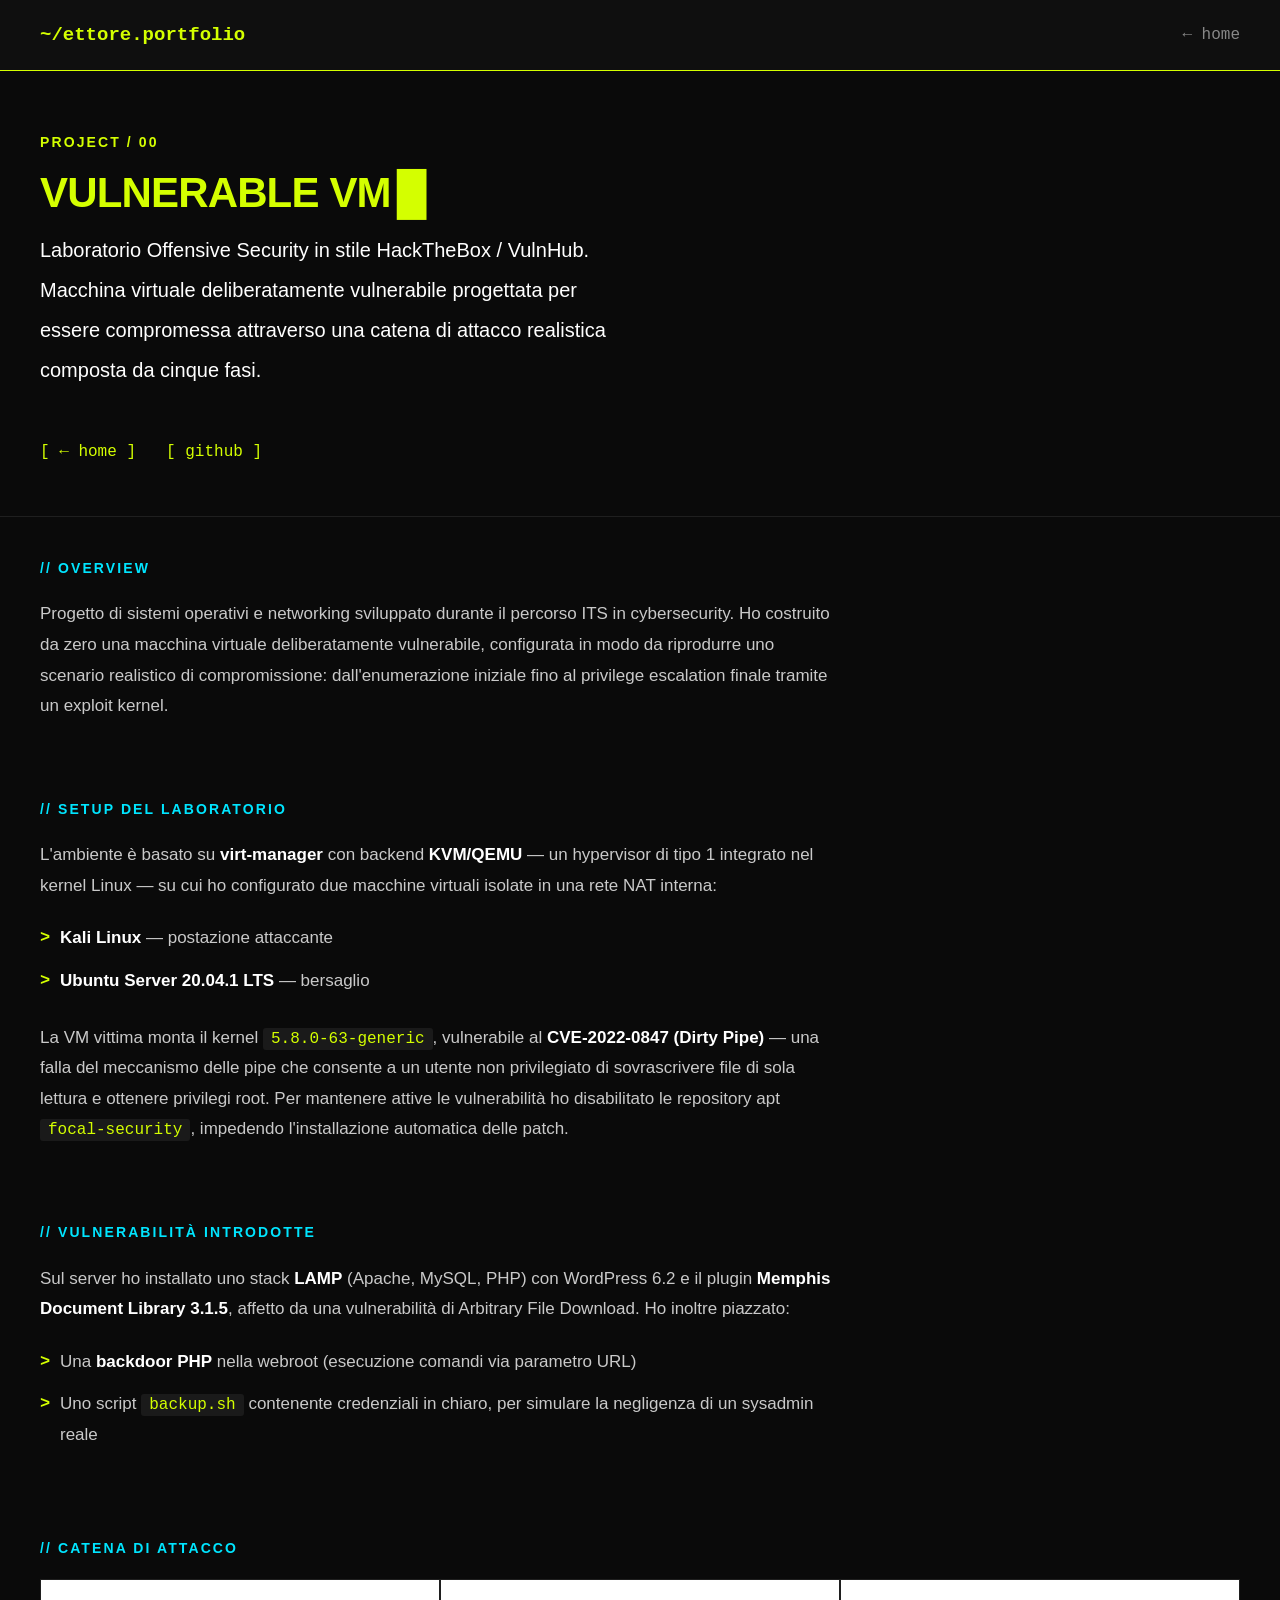
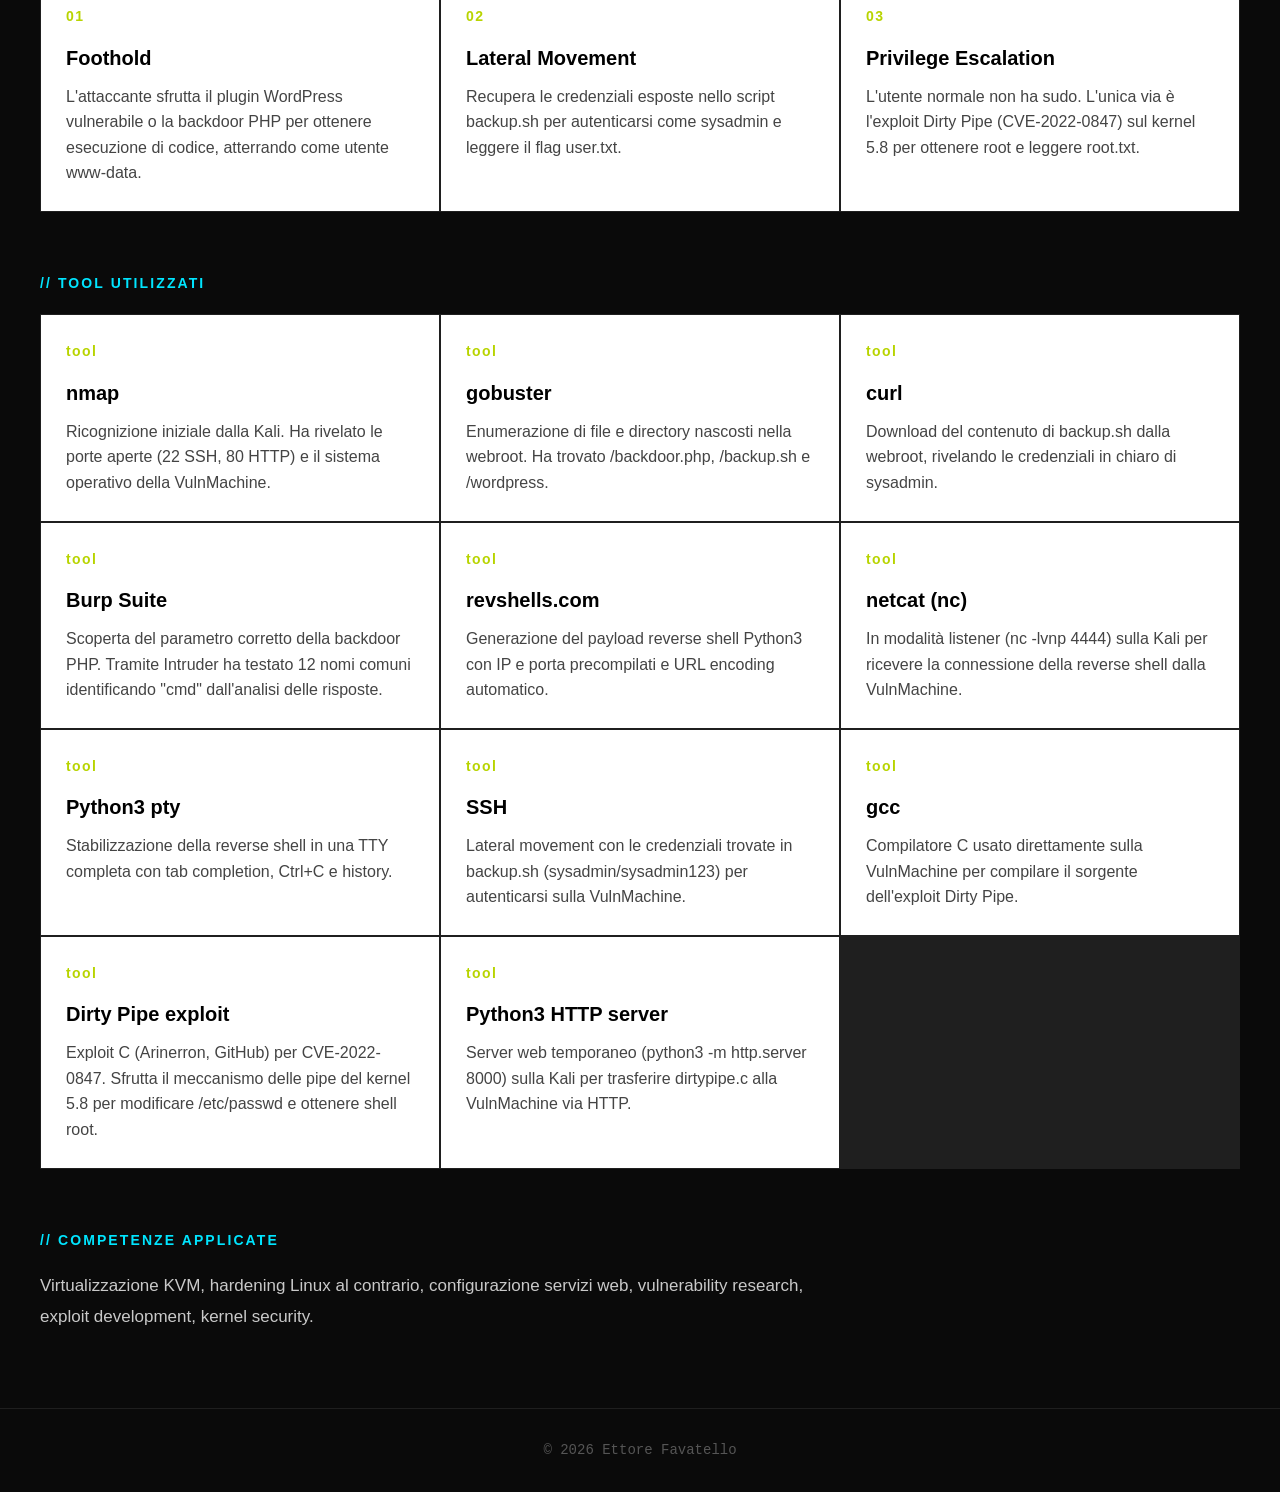
<file: projects/vulnvm.html>
<!DOCTYPE html>
<html lang="it">

<head>
    <meta charset="UTF-8">
    <meta name="viewport" content="width=device-width, initial-scale=1.0">
    <title>Vulnerable VM | Ettore Favatello</title>
    <link rel="stylesheet" href="../style.css">
</head>

<body>

    <header class="topbar">
        <div class="logo">~/ettore.portfolio</div>
        <nav class="nav">
            <a href="../index.html">← home</a>
        </nav>
    </header>

    <section class="hero">
        <div class="hero-left">
            <p class="label">Project / 00</p>
            <h1 class="hero-name">Vulnerable VM</h1>
        <div class="hero-right">
            <p class="hero-bio">
                Laboratorio Offensive Security in stile HackTheBox / VulnHub.
                Macchina virtuale deliberatamente vulnerabile progettata per essere
                compromessa attraverso una catena di attacco realistica composta da cinque fasi.
            </p>
            <div class="hero-links">
                <a href="../index.html">[ ← home ]</a>
                <a href="https://github.com/EttoreFavatello" target="_blank">[ github ]</a>
            </div>
        </div>
    </section>

    <section class="section">
        <p class="section-label">// Overview</p>
        <div class="text-block">
            <p>
                Progetto di sistemi operativi e networking sviluppato durante il percorso ITS
                in cybersecurity. Ho costruito da zero una macchina virtuale deliberatamente
                vulnerabile, configurata in modo da riprodurre uno scenario realistico di
                compromissione: dall'enumerazione iniziale fino al privilege escalation finale
                tramite un exploit kernel.
            </p>
        </div>
    </section>

    <section class="section">
        <p class="section-label">// Setup del laboratorio</p>
        <div class="text-block">
            <p>
                L'ambiente è basato su <strong>virt-manager</strong> con backend
                <strong>KVM/QEMU</strong> — un hypervisor di tipo 1 integrato nel kernel Linux —
                su cui ho configurato due macchine virtuali isolate in una rete NAT interna:
            </p>
            <ul>
                <li><strong>Kali Linux</strong> — postazione attaccante</li>
                <li><strong>Ubuntu Server 20.04.1 LTS</strong> — bersaglio</li>
            </ul>
            <p>
                La VM vittima monta il kernel <code>5.8.0-63-generic</code>, vulnerabile al
                <strong>CVE-2022-0847 (Dirty Pipe)</strong> — una falla del meccanismo delle pipe
                che consente a un utente non privilegiato di sovrascrivere file di sola lettura
                e ottenere privilegi root. Per mantenere attive le vulnerabilità ho disabilitato
                le repository apt <code>focal-security</code>, impedendo l'installazione automatica
                delle patch.
            </p>
        </div>
    </section>

    <section class="section">
        <p class="section-label">// Vulnerabilità introdotte</p>
        <div class="text-block">
            <p>
                Sul server ho installato uno stack <strong>LAMP</strong> (Apache, MySQL, PHP)
                con WordPress 6.2 e il plugin <strong>Memphis Document Library 3.1.5</strong>,
                affetto da una vulnerabilità di Arbitrary File Download. Ho inoltre piazzato:
            </p>
            <ul>
                <li>Una <strong>backdoor PHP</strong> nella webroot (esecuzione comandi via parametro URL)</li>
                <li>Uno script <code>backup.sh</code> contenente credenziali in chiaro, per simulare la negligenza di un sysadmin reale</li>
            </ul>
        </div>
    </section>

    <section class="section">
        <p class="section-label">// Catena di attacco</p>
        <div class="grid">

            <div class="card">
                <div class="card-num">01</div>
                <div class="card-title">Foothold</div>
                <div class="card-desc">L'attaccante sfrutta il plugin WordPress vulnerabile o la backdoor PHP per ottenere esecuzione di codice, atterrando come utente www-data.</div>
            </div>

            <div class="card">
                <div class="card-num">02</div>
                <div class="card-title">Lateral Movement</div>
                <div class="card-desc">Recupera le credenziali esposte nello script backup.sh per autenticarsi come sysadmin e leggere il flag user.txt.</div>
            </div>

            <div class="card">
                <div class="card-num">03</div>
                <div class="card-title">Privilege Escalation</div>
                <div class="card-desc">L'utente normale non ha sudo. L'unica via è l'exploit Dirty Pipe (CVE-2022-0847) sul kernel 5.8 per ottenere root e leggere root.txt.</div>
            </div>

        </div>
    </section>

    <section class="section">
        <p class="section-label">// Tool utilizzati</p>
        <div class="grid">

            <div class="card">
                <div class="card-num">tool</div>
                <div class="card-title">nmap</div>
                <div class="card-desc">Ricognizione iniziale dalla Kali. Ha rivelato le porte aperte (22 SSH, 80 HTTP) e il sistema operativo della VulnMachine.</div>
            </div>

            <div class="card">
                <div class="card-num">tool</div>
                <div class="card-title">gobuster</div>
                <div class="card-desc">Enumerazione di file e directory nascosti nella webroot. Ha trovato /backdoor.php, /backup.sh e /wordpress.</div>
            </div>

            <div class="card">
                <div class="card-num">tool</div>
                <div class="card-title">curl</div>
                <div class="card-desc">Download del contenuto di backup.sh dalla webroot, rivelando le credenziali in chiaro di sysadmin.</div>
            </div>

            <div class="card">
                <div class="card-num">tool</div>
                <div class="card-title">Burp Suite</div>
                <div class="card-desc">Scoperta del parametro corretto della backdoor PHP. Tramite Intruder ha testato 12 nomi comuni identificando "cmd" dall'analisi delle risposte.</div>
            </div>

            <div class="card">
                <div class="card-num">tool</div>
                <div class="card-title">revshells.com</div>
                <div class="card-desc">Generazione del payload reverse shell Python3 con IP e porta precompilati e URL encoding automatico.</div>
            </div>

            <div class="card">
                <div class="card-num">tool</div>
                <div class="card-title">netcat (nc)</div>
                <div class="card-desc">In modalità listener (nc -lvnp 4444) sulla Kali per ricevere la connessione della reverse shell dalla VulnMachine.</div>
            </div>

            <div class="card">
                <div class="card-num">tool</div>
                <div class="card-title">Python3 pty</div>
                <div class="card-desc">Stabilizzazione della reverse shell in una TTY completa con tab completion, Ctrl+C e history.</div>
            </div>

            <div class="card">
                <div class="card-num">tool</div>
                <div class="card-title">SSH</div>
                <div class="card-desc">Lateral movement con le credenziali trovate in backup.sh (sysadmin/sysadmin123) per autenticarsi sulla VulnMachine.</div>
            </div>

            <div class="card">
                <div class="card-num">tool</div>
                <div class="card-title">gcc</div>
                <div class="card-desc">Compilatore C usato direttamente sulla VulnMachine per compilare il sorgente dell'exploit Dirty Pipe.</div>
            </div>

            <div class="card">
                <div class="card-num">tool</div>
                <div class="card-title">Dirty Pipe exploit</div>
                <div class="card-desc">Exploit C (Arinerron, GitHub) per CVE-2022-0847. Sfrutta il meccanismo delle pipe del kernel 5.8 per modificare /etc/passwd e ottenere shell root.</div>
            </div>

            <div class="card">
                <div class="card-num">tool</div>
                <div class="card-title">Python3 HTTP server</div>
                <div class="card-desc">Server web temporaneo (python3 -m http.server 8000) sulla Kali per trasferire dirtypipe.c alla VulnMachine via HTTP.</div>
            </div>

        </div>
    </section>

    <section class="section">
        <p class="section-label">// Competenze applicate</p>
        <div class="text-block">
            <p>
                Virtualizzazione KVM, hardening Linux al contrario, configurazione servizi web,
                vulnerability research, exploit development, kernel security.
            </p>
        </div>
    </section>

   <footer class="footer">
        <p>© 2026 Ettore Favatello</p>
    </footer>

</body>

</html>
</file>
<file: style.css>
/* ===== RESET BASE ===== */
* {
    margin: 0;
    padding: 0;
    box-sizing: border-box;
}

html {
    scroll-behavior: smooth;
}

::selection {
    background: #d4ff00;
    color: #000;
}

/* ===== BODY ===== */
body {
    background-color: #0a0a0a;
    color: #c9c9c9;
    font-family: 'Segoe UI', Tahoma, sans-serif;
    line-height: 1.6;
    min-height: 100vh;
}

/* ===== TOPBAR / HEADER ===== */
.topbar {
    display: flex;
    align-items: center;
    justify-content: space-between;
    padding: 20px 40px;
    background-color: #0f0f0f;
    border-bottom: 1px solid #d4ff00;
    position: sticky;
    top: 0;
    z-index: 100;
}

.logo {
    font-family: 'Courier New', monospace;
    color: #d4ff00;
    font-weight: 700;
    font-size: 19px;
}

.nav a {
    color: #888;
    text-decoration: none;
    font-family: 'Courier New', monospace;
    font-size: 16px;
    transition: color 0.2s;
}

.nav a:hover {
    color: #d4ff00;
}

/* ===== HERO ===== */
.hero {
    display: flex;
    align-items: center;
    gap: 40px;
    padding: 60px 40px 50px;
    border-bottom: 1px solid #1f1f1f;
}

.hero-left {
    flex: 1;
}

.hero-right {
    flex: 1;
    padding-top: 10px;
}

.label {
    color: #d4ff00;
    font-size: 14px;
    font-weight: 700;
    letter-spacing: 0.15em;
    text-transform: uppercase;
    margin-bottom: 12px;
}

.hero-name {
    color: #d4ff00;
    font-size: 42px;
    font-weight: 900;
    line-height: 1.30;
    text-transform: uppercase;
    letter-spacing: -0.02em;
    min-height: em;
}

.hero-name::after {
    content: '█';
    color: #d4ff00;
    margin-left: 6px;
    animation: blink 1s steps(2) infinite;
}

.hero-bio {
    color: #FFFFFF;
    font-size: 20px;
    line-height: 2.0;
    max-width: 590px;
}

.hero-links {
    display: flex;
    gap: 30px;
    margin-top: 50px;
    flex-wrap: wrap;
}

.hero-links a {
    color: #d4ff00;
    text-decoration: none;
    font-family: 'Courier New', monospace;
    font-size: 16px;
    transition: color 0.2s;
}

.hero-links a:hover {
    color: #00e5ff;
}

/* ===== TERMINAL PROMPT ===== */
.terminal-prompt {
    font-family: 'Courier New', monospace;
    color: #ffffff;
    font-size: 25px;
}

.prompt-user {
    color: #d4ff00;
    font-weight: 700;
}

.prompt-sep {
    color: #555;
}

.prompt-path {
    color: #00e5ff;
    font-weight: 700;
}

/* ===== ANIMAZIONI ===== */
@keyframes blink {
    50% { opacity: 0; }
}

/* ===== SECTION ===== */
.section {
    padding: 40px 40px 20px;
}

.section-label {
    color: #00e5ff;
    font-size: 14px;
    font-weight: 700;
    letter-spacing: 0.15em;
    text-transform: uppercase;
    margin-bottom: 20px;
}

/* ===== GRID ===== */
.grid {
    display: grid;
    grid-template-columns: repeat(3, 1fr);
    gap: 2px;
    background-color: #1f1f1f;
    border: 1px solid #1f1f1f;
}

/* ===== LAYOUT A DUE COLONNE ===== */
.two-column-section {
    display: grid;
    grid-template-columns: 1fr 1fr;
    gap: 40px;
    padding: 40px;
}

.column {
    display: flex;
    flex-direction: column;
}

.card-stack {
    display: flex;
    flex-direction: column;
    gap: 2px;
    background-color: #1f1f1f;
    border: 1px solid #1f1f1f;
}

.card-stack .card {
    min-height: auto;
}

/* ===== CARD (BIANCHE — VARIANTE A F1) ===== */
.card {
    background-color: #ffffff;
    padding: 24px;
    min-height: 180px;
    border: 1px solid transparent;
    transition: background-color 0.25s, box-shadow 0.3s, border-color 0.25s, transform 0.25s;
    cursor: default;
}

.card:hover {
    background-color: #fffce5;
    border-color: #d4ff00;
    box-shadow: 0 6px 28px rgba(212, 255, 0, 0.45);
    transform: translateY(-2px);
    position: relative;
    z-index: 1;
}

.card-link {
    text-decoration: none;
    color: inherit;
    display: block;
    cursor: pointer;
    position: relative;
}

.card-arrow {
    position: absolute;
    top: 20px;
    right: 20px;
    color: #b8d400;
    font-size: 24px;
    transition: transform 0.2s;
}

.card-link:hover .card-arrow {
    transform: translate(4px, -4px);
}

.card-num {
    color: #b8d400;
    font-size: 14px;
    font-weight: 700;
    letter-spacing: 0.1em;
    margin-bottom: 14px;
}

.card-title {
    color: #000000;
    font-size: 20px;
    font-weight: 700;
    margin-bottom: 10px;
}

.card-desc {
    color: #444444;
    font-size: 16px;
    line-height: 1.6;
}

/* ===== TEXT BLOCK (pagine progetto) ===== */
.text-block {
    max-width: 800px;
    color: #c9c9c9;
    font-size: 17px;
    line-height: 1.8;
}

.text-block p {
    margin-bottom: 16px;
}

.text-block ul {
    list-style: none;
    margin: 12px 0 20px 0;
    padding-left: 0;
}

.text-block li {
    padding: 6px 0 6px 20px;
    position: relative;
}

.text-block li::before {
    content: ">";
    color: #d4ff00;
    position: absolute;
    left: 0;
    font-family: 'Courier New', monospace;
    font-weight: 700;
}

.text-block strong {
    color: #ffffff;
    font-weight: 600;
}

.text-block code {
    background-color: #1a1a1a;
    color: #d4ff00;
    padding: 2px 8px;
    border-radius: 3px;
    font-family: 'Courier New', monospace;
    font-size: 16px;
}

/* ===== FOOTER ===== */
.footer {
    padding: 30px 40px;
    border-top: 1px solid #1f1f1f;
    margin-top: 40px;
    text-align: center;
}

.footer p {
    color: #555;
    font-size: 14px;
    font-family: 'Courier New', monospace;
}

/* ===== RESPONSIVE MOBILE ===== */
@media (max-width: 768px) {
    .topbar { padding: 16px 20px; }
    .hero { flex-direction: column; padding: 40px 20px; gap: 20px; }
    .hero-left { padding-top: 0; }
    .hero-left { padding-top: 0; }
    .hero-name { font-size: 32px; }
    .terminal-prompt { font-size: 20px; }
    .section { padding: 30px 20px 20px; }
    .grid { grid-template-columns: 1fr; }
    .two-column-section { grid-template-columns: 1fr; padding: 20px; gap: 30px; }
    .footer { padding: 24px 20px; }
}

/* ===== PENDOLO O ===== */
.swinging-o {
    display: inline-block;
    line-height: 1;
    vertical-align: baseline;
    transform-origin: 50% 95%;
    will-change: transform;
}
</file>
